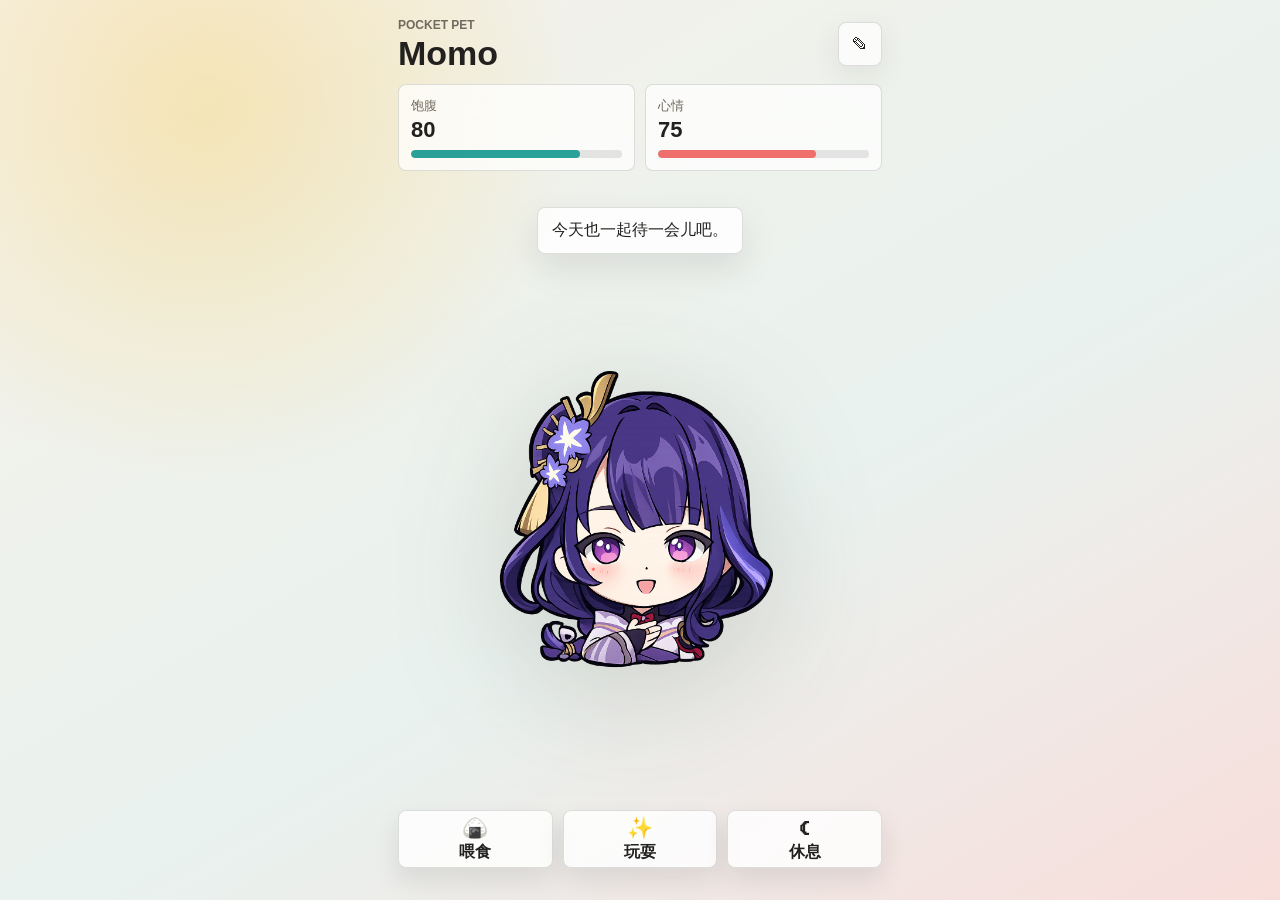
<file: index.html>
<!doctype html>
<html lang="zh-CN">
  <head>
    <meta charset="utf-8">
    <meta name="viewport" content="width=device-width, initial-scale=1, viewport-fit=cover">
    <meta name="theme-color" content="#f7c948">
    <meta name="apple-mobile-web-app-capable" content="yes">
    <meta name="apple-mobile-web-app-status-bar-style" content="black-translucent">
    <meta name="apple-mobile-web-app-title" content="口袋桌宠">
    <title>口袋桌宠</title>
    <link rel="manifest" href="manifest.webmanifest">
    <link rel="apple-touch-icon" href="icons/apple-touch-icon.png">
    <link rel="icon" href="icons/icon.svg" type="image/svg+xml">
    <link rel="stylesheet" href="styles.css">
  </head>
  <body>
    <main class="app-shell">
      <section class="status-bar" aria-label="宠物状态">
        <div>
          <p class="eyebrow">Pocket Pet</p>
          <h1 id="petNameTitle">Momo</h1>
        </div>
        <button class="icon-button" id="renameButton" type="button" aria-label="改名" title="改名">
          ✎
        </button>
      </section>

      <section class="meters" aria-label="数值">
        <article class="meter">
          <span>饱腹</span>
          <strong id="hungerText">80</strong>
          <div class="meter-track"><i id="hungerBar"></i></div>
        </article>
        <article class="meter">
          <span>心情</span>
          <strong id="moodText">75</strong>
          <div class="meter-track"><i id="moodBar"></i></div>
        </article>
      </section>

      <section class="stage" aria-label="桌宠区域">
        <div class="speech" id="speechBubble">今天也一起待一会儿吧。</div>
        <button class="pet" id="petButton" type="button" aria-label="摸摸桌宠">
          <img class="pet-art" id="petArt" src="assets/pet-idle.png" alt="">
          <span class="ear ear-left"></span>
          <span class="ear ear-right"></span>
          <span class="face">
            <span class="eye eye-left"></span>
            <span class="eye eye-right"></span>
            <span class="mouth"></span>
            <span class="cheek cheek-left"></span>
            <span class="cheek cheek-right"></span>
          </span>
          <span class="body"></span>
          <span class="paw paw-left"></span>
          <span class="paw paw-right"></span>
        </button>
      </section>

      <section class="actions" aria-label="互动">
        <button class="action-button" id="feedButton" type="button">
          <span>🍙</span>
          喂食
        </button>
        <button class="action-button" id="playButton" type="button">
          <span>✨</span>
          玩耍
        </button>
        <button class="action-button" id="restButton" type="button">
          <span>☾</span>
          休息
        </button>
      </section>

    </main>

    <script src="app.js" defer></script>
  </body>
</html>
</file>
<file: styles.css>
:root {
  color-scheme: light;
  --bg: #f6f1e8;
  --ink: #22211f;
  --muted: #716a5f;
  --panel: rgba(255, 255, 255, 0.72);
  --line: rgba(34, 33, 31, 0.14);
  --gold: #f7c948;
  --coral: #ef6f6c;
  --teal: #2aa198;
  --pet: #ffd166;
  --pet-dark: #d98e35;
  --shadow: 0 20px 60px rgba(59, 43, 24, 0.18);
  font-family: -apple-system, BlinkMacSystemFont, "SF Pro Display", "PingFang SC", "Helvetica Neue", Arial, sans-serif;
}

* {
  box-sizing: border-box;
}

html,
body {
  min-height: 100%;
  margin: 0;
}

body {
  background:
    radial-gradient(circle at 16% 12%, rgba(247, 201, 72, 0.32), transparent 28%),
    linear-gradient(150deg, #f6f1e8 0%, #e9f2ef 58%, #f8dedb 100%);
  color: var(--ink);
  overflow: hidden;
  -webkit-tap-highlight-color: transparent;
}

button {
  color: inherit;
  font: inherit;
}

.app-shell {
  display: grid;
  grid-template-rows: auto auto 1fr auto auto;
  gap: 14px;
  min-height: 100dvh;
  padding: max(18px, env(safe-area-inset-top)) 18px max(18px, env(safe-area-inset-bottom));
}

.status-bar {
  display: flex;
  align-items: center;
  justify-content: space-between;
  gap: 16px;
}

.eyebrow {
  margin: 0 0 4px;
  color: var(--muted);
  font-size: 12px;
  font-weight: 700;
  letter-spacing: 0;
  text-transform: uppercase;
}

h1 {
  margin: 0;
  font-size: 34px;
  line-height: 1;
}

.icon-button {
  display: grid;
  place-items: center;
  width: 44px;
  height: 44px;
  border: 1px solid var(--line);
  border-radius: 8px;
  background: var(--panel);
  box-shadow: 0 10px 30px rgba(34, 33, 31, 0.08);
}

.meters {
  display: grid;
  grid-template-columns: 1fr 1fr;
  gap: 10px;
}

.meter {
  min-width: 0;
  padding: 12px;
  border: 1px solid var(--line);
  border-radius: 8px;
  background: var(--panel);
  backdrop-filter: blur(18px);
}

.meter span {
  display: block;
  color: var(--muted);
  font-size: 13px;
}

.meter strong {
  display: block;
  margin: 4px 0 9px;
  font-size: 22px;
  line-height: 1;
}

.meter-track {
  height: 8px;
  overflow: hidden;
  border-radius: 999px;
  background: rgba(34, 33, 31, 0.11);
}

.meter-track i {
  display: block;
  width: 50%;
  height: 100%;
  border-radius: inherit;
  background: var(--teal);
  transition: width 240ms ease;
}

#moodBar {
  background: var(--coral);
}

.stage {
  position: relative;
  display: grid;
  place-items: center;
  min-height: 320px;
  overflow: hidden;
}

.speech {
  position: absolute;
  top: 22px;
  max-width: min(330px, calc(100vw - 44px));
  padding: 12px 14px;
  border: 1px solid var(--line);
  border-radius: 8px;
  background: rgba(255, 255, 255, 0.82);
  color: var(--ink);
  box-shadow: 0 14px 34px rgba(34, 33, 31, 0.1);
  text-align: center;
  transition: opacity 180ms ease, transform 180ms ease;
}

.speech.hidden {
  opacity: 0;
  transform: translateY(-8px);
}

.pet {
  position: relative;
  width: clamp(176px, 52vw, 260px);
  aspect-ratio: 1;
  margin-top: 54px;
  border: 0;
  background: transparent;
  filter: drop-shadow(var(--shadow));
  animation: stroll 5.6s ease-in-out infinite;
  cursor: pointer;
  touch-action: manipulation;
}

.pet:active {
  transform: scale(0.97);
}

.pet-art {
  position: absolute;
  left: 50%;
  bottom: -4%;
  z-index: 5;
  display: none;
  width: 100%;
  max-width: none;
  transform: translateX(-50%);
  border-radius: 8px;
  pointer-events: none;
}

.pet.image-mode {
  width: clamp(210px, 68vw, 300px);
  aspect-ratio: 2 / 3;
  margin-top: 18px;
}

.pet.image-mode .pet-art {
  display: block;
}

.pet.image-mode .face,
.pet.image-mode .body,
.pet.image-mode .ear,
.pet.image-mode .paw {
  display: none;
}

.face,
.body,
.ear,
.paw {
  position: absolute;
  display: block;
}

.face {
  inset: 12% 12% 22%;
  z-index: 2;
  border: 4px solid var(--pet-dark);
  border-radius: 48% 48% 43% 43%;
  background: var(--pet);
}

.body {
  inset: 49% 21% 12%;
  z-index: 1;
  border: 4px solid var(--pet-dark);
  border-radius: 44% 44% 48% 48%;
  background: #f8b84e;
}

.ear {
  top: 7%;
  z-index: 1;
  width: 28%;
  height: 31%;
  border: 4px solid var(--pet-dark);
  background: var(--pet);
}

.ear-left {
  left: 16%;
  border-radius: 70% 20% 55% 26%;
  transform: rotate(-20deg);
}

.ear-right {
  right: 16%;
  border-radius: 20% 70% 26% 55%;
  transform: rotate(20deg);
}

.eye {
  top: 40%;
  width: 14%;
  height: 18%;
  border-radius: 999px;
  background: var(--ink);
  animation: blink 4.2s infinite;
}

.eye-left {
  left: 28%;
}

.eye-right {
  right: 28%;
}

.mouth {
  position: absolute;
  left: 50%;
  top: 58%;
  width: 18%;
  height: 10%;
  border-bottom: 4px solid var(--ink);
  border-radius: 0 0 999px 999px;
  transform: translateX(-50%);
}

.cheek {
  top: 58%;
  width: 14%;
  height: 8%;
  border-radius: 999px;
  background: rgba(239, 111, 108, 0.38);
}

.cheek-left {
  left: 18%;
}

.cheek-right {
  right: 18%;
}

.paw {
  bottom: 7%;
  z-index: 3;
  width: 18%;
  height: 15%;
  border: 4px solid var(--pet-dark);
  border-radius: 999px;
  background: var(--pet);
}

.paw-left {
  left: 27%;
}

.paw-right {
  right: 27%;
}

.pet.happy {
  animation: hop 680ms ease-in-out 2;
}

.pet.sleepy .eye {
  height: 3%;
  top: 48%;
  animation: none;
}

.pet.sleepy .mouth {
  width: 10%;
  height: 10%;
  border: 3px solid var(--ink);
  border-radius: 999px;
}

.actions {
  display: grid;
  grid-template-columns: repeat(3, 1fr);
  gap: 10px;
}

.action-button {
  min-height: 58px;
  border: 1px solid var(--line);
  border-radius: 8px;
  background: rgba(255, 255, 255, 0.82);
  box-shadow: 0 12px 26px rgba(34, 33, 31, 0.1);
  font-weight: 800;
}

.action-button span {
  display: block;
  margin-bottom: 2px;
  font-size: 21px;
}

@keyframes stroll {
  0%,
  100% {
    transform: translateX(-16px) rotate(-1deg);
  }
  50% {
    transform: translateX(16px) rotate(1deg);
  }
}

@keyframes blink {
  0%,
  92%,
  100% {
    transform: scaleY(1);
  }
  95% {
    transform: scaleY(0.08);
  }
}

@keyframes hop {
  0%,
  100% {
    transform: translateY(0);
  }
  40% {
    transform: translateY(-22px) scale(1.03);
  }
}

@media (min-width: 700px) {
  .app-shell {
    max-width: 520px;
    margin: 0 auto;
  }
}

@media (prefers-reduced-motion: reduce) {
  *,
  *::before,
  *::after {
    animation-duration: 1ms !important;
    animation-iteration-count: 1 !important;
    scroll-behavior: auto !important;
  }
}
</file>
